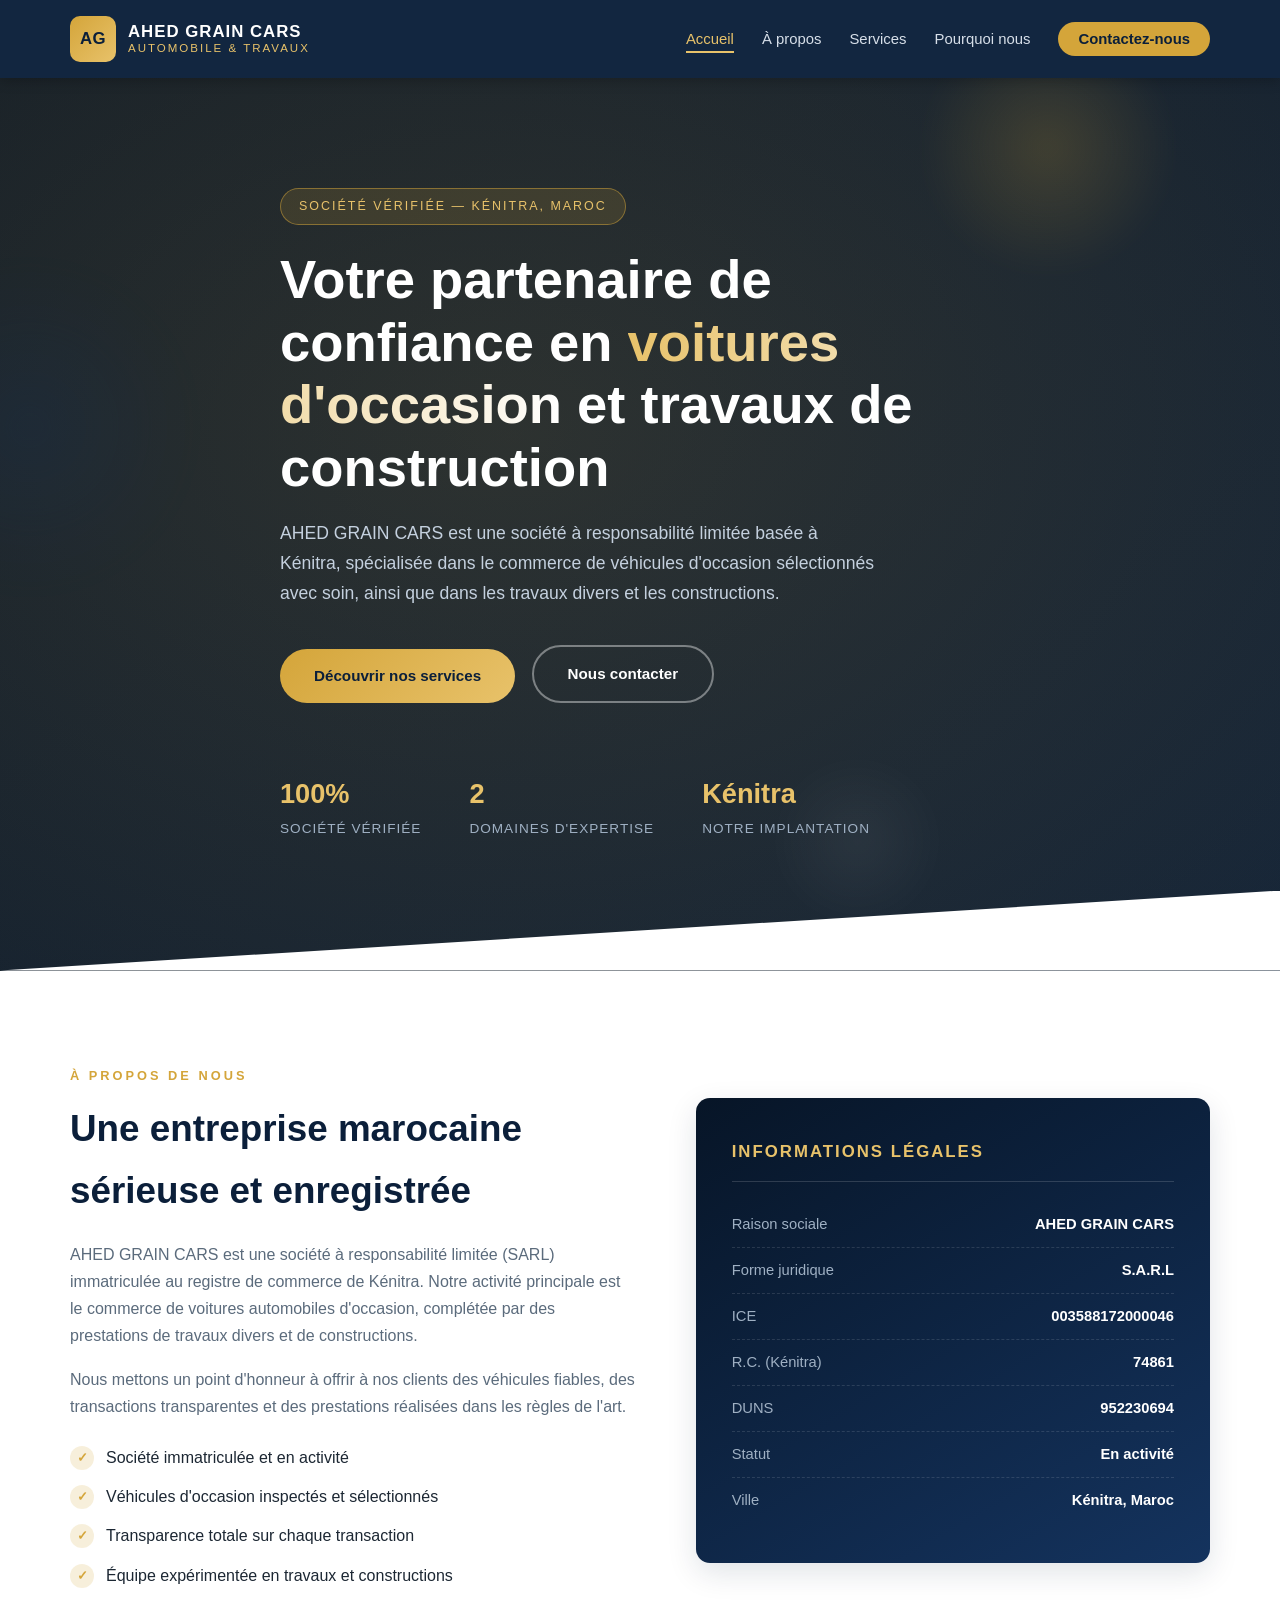
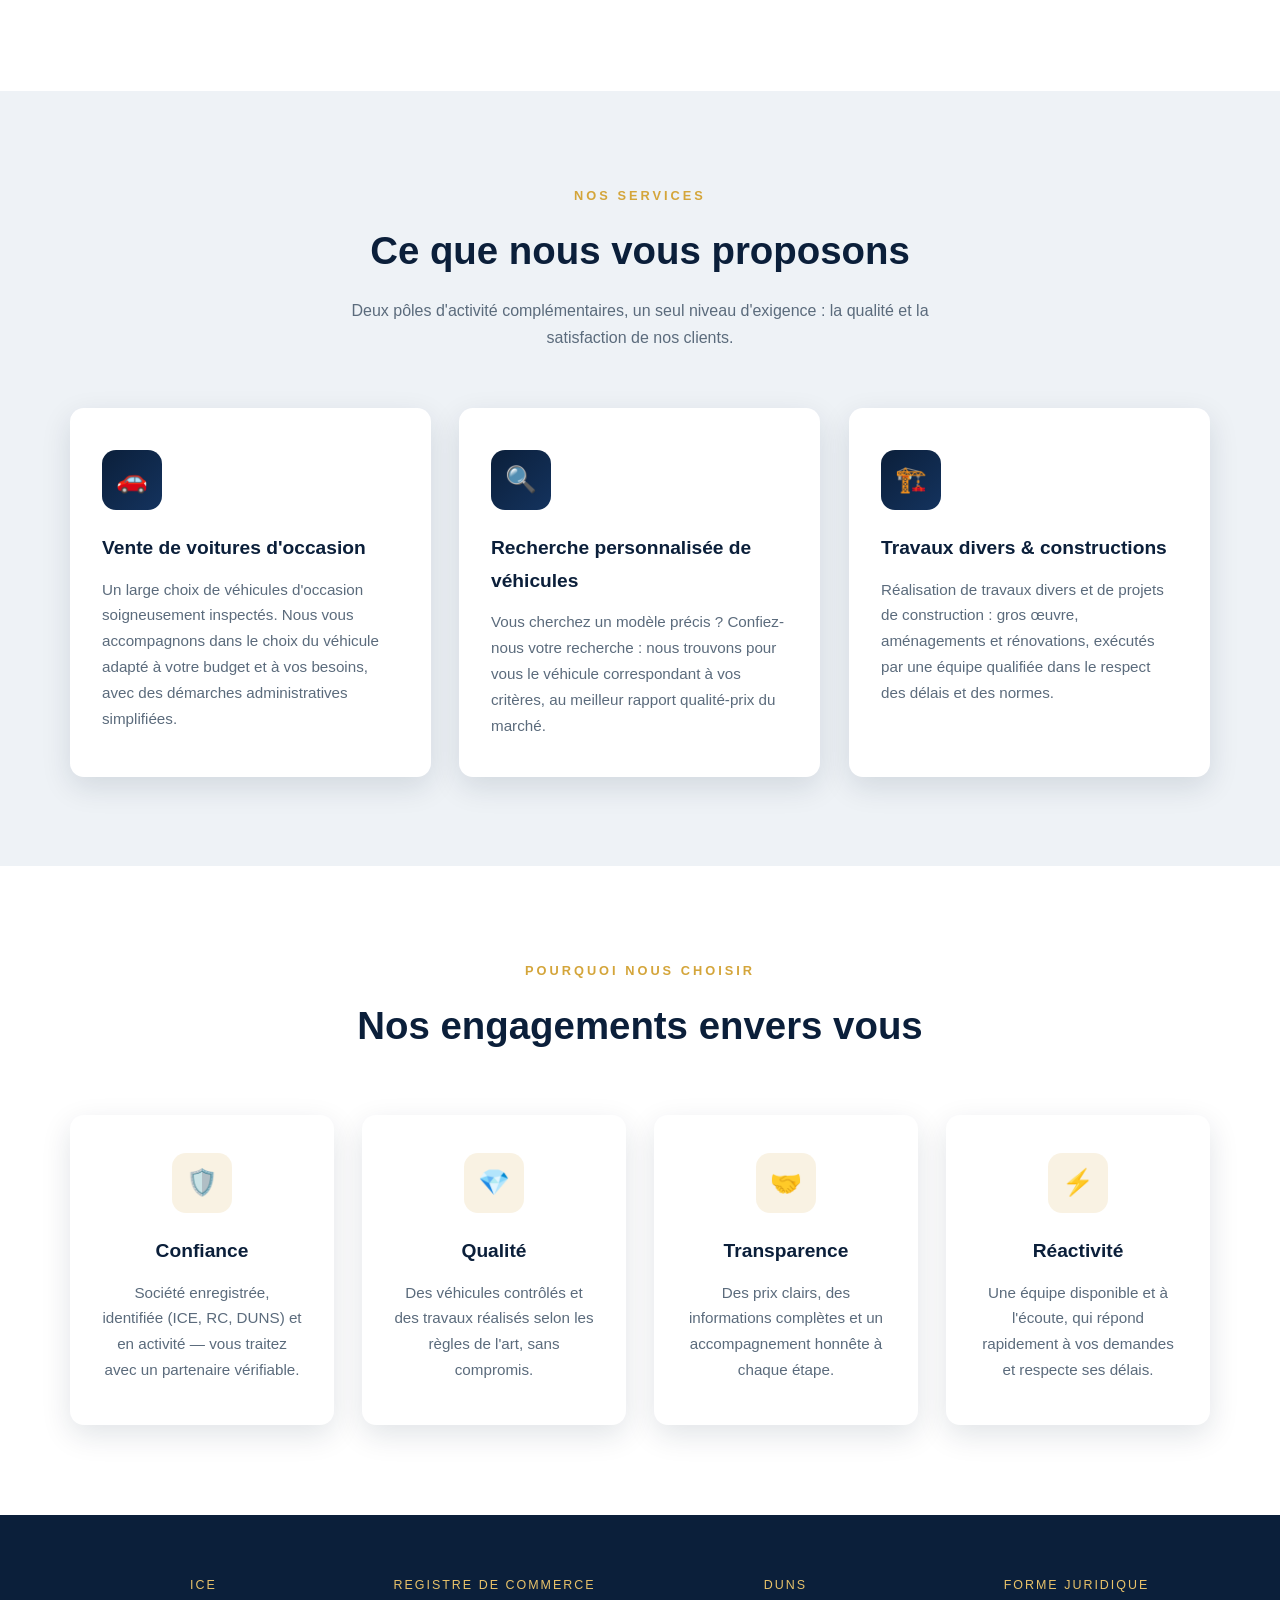
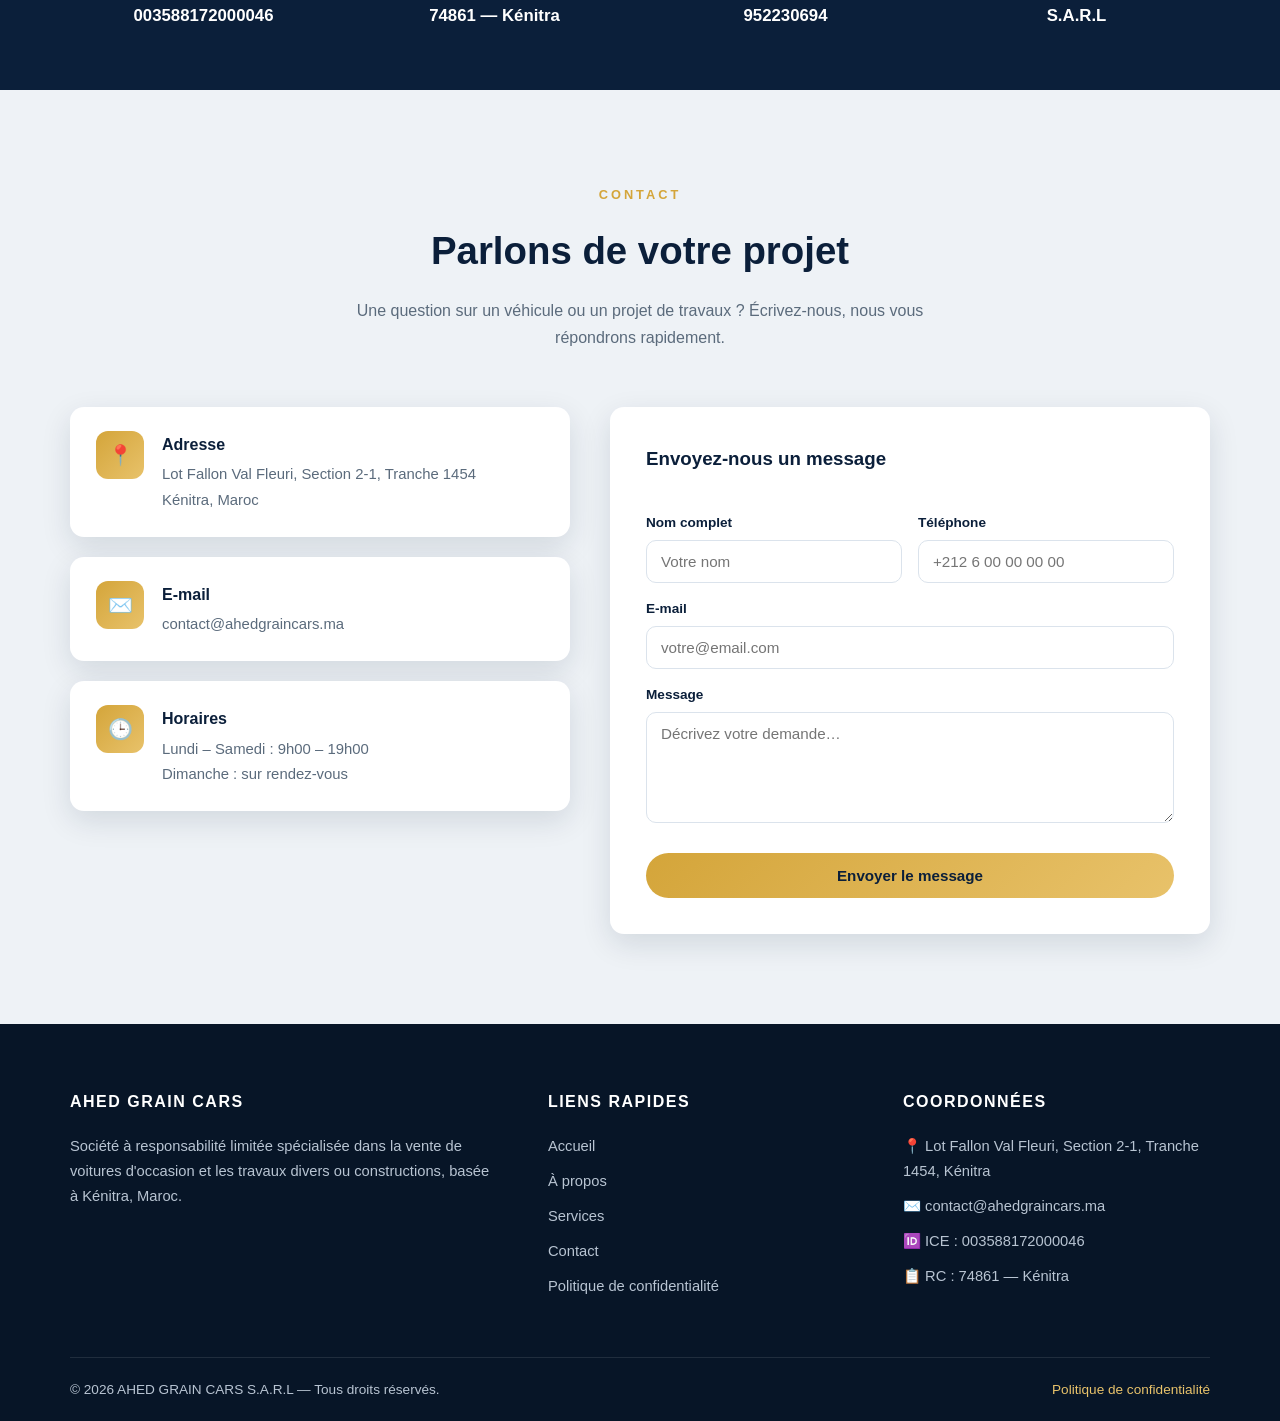
<file: index.html>
<!DOCTYPE html>
<html lang="fr">
<head>
  <meta charset="UTF-8">
  <meta name="viewport" content="width=device-width, initial-scale=1.0">
  <title>AHED GRAIN CARS — Vente de Voitures d'Occasion &amp; Travaux Divers | Kénitra, Maroc</title>
  <meta name="description" content="AHED GRAIN CARS SARL — Marchand de voitures automobiles d'occasion et travaux divers ou constructions à Kénitra, Maroc. Société vérifiée, ICE 003588172000046.">
  <link rel="stylesheet" href="style.css">
</head>
<body>

  <!-- ===== Header ===== -->
  <header class="site-header">
    <div class="container nav">
      <a href="index.html" class="brand">
        <div class="brand-logo">AG</div>
        <div class="brand-text">
          <div class="name">AHED GRAIN CARS</div>
          <div class="tagline">Automobile &amp; Travaux</div>
        </div>
      </a>
      <button class="nav-toggle" aria-label="Menu" onclick="document.getElementById('navLinks').classList.toggle('open')">
        <span></span><span></span><span></span>
      </button>
      <ul class="nav-links" id="navLinks">
        <li><a href="#accueil" class="active">Accueil</a></li>
        <li><a href="#apropos">À propos</a></li>
        <li><a href="#services">Services</a></li>
        <li><a href="#pourquoi">Pourquoi nous</a></li>
        <li><a href="#contact" class="nav-cta">Contactez-nous</a></li>
      </ul>
    </div>
  </header>

  <!-- ===== Hero ===== -->
  <section class="hero" id="accueil">
    <div class="hero-shape s1"></div>
    <div class="hero-shape s2"></div>
    <div class="hero-shape s3"></div>
    <div class="container hero-inner">
      <span class="badge">Société vérifiée — Kénitra, Maroc</span>
      <h1>Votre partenaire de confiance en <span class="accent">voitures d'occasion</span> et travaux de construction</h1>
      <p>AHED GRAIN CARS est une société à responsabilité limitée basée à Kénitra, spécialisée dans le commerce de véhicules d'occasion sélectionnés avec soin, ainsi que dans les travaux divers et les constructions.</p>
      <a href="#services" class="btn btn-gold">Découvrir nos services</a>
      <a href="#contact" class="btn btn-outline">Nous contacter</a>
      <div class="hero-stats">
        <div class="stat">
          <div class="num">100%</div>
          <div class="label">Société vérifiée</div>
        </div>
        <div class="stat">
          <div class="num">2</div>
          <div class="label">Domaines d'expertise</div>
        </div>
        <div class="stat">
          <div class="num">Kénitra</div>
          <div class="label">Notre implantation</div>
        </div>
      </div>
    </div>
  </section>

  <!-- ===== À propos ===== -->
  <section class="about" id="apropos">
    <div class="container about-grid">
      <div class="about-text">
        <span class="kicker">À propos de nous</span>
        <h2>Une entreprise marocaine sérieuse et enregistrée</h2>
        <p>AHED GRAIN CARS est une société à responsabilité limitée (SARL) immatriculée au registre de commerce de Kénitra. Notre activité principale est le commerce de voitures automobiles d'occasion, complétée par des prestations de travaux divers et de constructions.</p>
        <p>Nous mettons un point d'honneur à offrir à nos clients des véhicules fiables, des transactions transparentes et des prestations réalisées dans les règles de l'art.</p>
        <ul class="about-points">
          <li><span class="check">✓</span> Société immatriculée et en activité</li>
          <li><span class="check">✓</span> Véhicules d'occasion inspectés et sélectionnés</li>
          <li><span class="check">✓</span> Transparence totale sur chaque transaction</li>
          <li><span class="check">✓</span> Équipe expérimentée en travaux et constructions</li>
        </ul>
      </div>
      <div class="about-card">
        <h3>Informations légales</h3>
        <div class="info-row"><span class="k">Raison sociale</span><span class="v">AHED GRAIN CARS</span></div>
        <div class="info-row"><span class="k">Forme juridique</span><span class="v">S.A.R.L</span></div>
        <div class="info-row"><span class="k">ICE</span><span class="v">003588172000046</span></div>
        <div class="info-row"><span class="k">R.C. (Kénitra)</span><span class="v">74861</span></div>
        <div class="info-row"><span class="k">DUNS</span><span class="v">952230694</span></div>
        <div class="info-row"><span class="k">Statut</span><span class="v">En activité</span></div>
        <div class="info-row"><span class="k">Ville</span><span class="v">Kénitra, Maroc</span></div>
      </div>
    </div>
  </section>

  <!-- ===== Services ===== -->
  <section class="services" id="services">
    <div class="container">
      <div class="section-head">
        <span class="kicker">Nos services</span>
        <h2>Ce que nous vous proposons</h2>
        <p>Deux pôles d'activité complémentaires, un seul niveau d'exigence : la qualité et la satisfaction de nos clients.</p>
      </div>
      <div class="cards">
        <div class="card">
          <div class="icon">🚗</div>
          <h3>Vente de voitures d'occasion</h3>
          <p>Un large choix de véhicules d'occasion soigneusement inspectés. Nous vous accompagnons dans le choix du véhicule adapté à votre budget et à vos besoins, avec des démarches administratives simplifiées.</p>
        </div>
        <div class="card">
          <div class="icon">🔍</div>
          <h3>Recherche personnalisée de véhicules</h3>
          <p>Vous cherchez un modèle précis ? Confiez-nous votre recherche : nous trouvons pour vous le véhicule correspondant à vos critères, au meilleur rapport qualité-prix du marché.</p>
        </div>
        <div class="card">
          <div class="icon">🏗️</div>
          <h3>Travaux divers &amp; constructions</h3>
          <p>Réalisation de travaux divers et de projets de construction : gros œuvre, aménagements et rénovations, exécutés par une équipe qualifiée dans le respect des délais et des normes.</p>
        </div>
      </div>
    </div>
  </section>

  <!-- ===== Pourquoi nous ===== -->
  <section class="why" id="pourquoi">
    <div class="container">
      <div class="section-head">
        <span class="kicker">Pourquoi nous choisir</span>
        <h2>Nos engagements envers vous</h2>
      </div>
      <div class="cards">
        <div class="card">
          <div class="icon">🛡️</div>
          <h3>Confiance</h3>
          <p>Société enregistrée, identifiée (ICE, RC, DUNS) et en activité — vous traitez avec un partenaire vérifiable.</p>
        </div>
        <div class="card">
          <div class="icon">💎</div>
          <h3>Qualité</h3>
          <p>Des véhicules contrôlés et des travaux réalisés selon les règles de l'art, sans compromis.</p>
        </div>
        <div class="card">
          <div class="icon">🤝</div>
          <h3>Transparence</h3>
          <p>Des prix clairs, des informations complètes et un accompagnement honnête à chaque étape.</p>
        </div>
        <div class="card">
          <div class="icon">⚡</div>
          <h3>Réactivité</h3>
          <p>Une équipe disponible et à l'écoute, qui répond rapidement à vos demandes et respecte ses délais.</p>
        </div>
      </div>
    </div>
  </section>

  <!-- ===== Bande légale ===== -->
  <div class="legal-band">
    <div class="container legal-grid">
      <div class="item"><div class="k">ICE</div><div class="v">003588172000046</div></div>
      <div class="item"><div class="k">Registre de commerce</div><div class="v">74861 — Kénitra</div></div>
      <div class="item"><div class="k">DUNS</div><div class="v">952230694</div></div>
      <div class="item"><div class="k">Forme juridique</div><div class="v">S.A.R.L</div></div>
    </div>
  </div>

  <!-- ===== Contact ===== -->
  <section class="contact" id="contact">
    <div class="container">
      <div class="section-head">
        <span class="kicker">Contact</span>
        <h2>Parlons de votre projet</h2>
        <p>Une question sur un véhicule ou un projet de travaux ? Écrivez-nous, nous vous répondrons rapidement.</p>
      </div>
      <div class="contact-grid">
        <div class="contact-info">
          <div class="contact-item">
            <div class="icon">📍</div>
            <div>
              <h4>Adresse</h4>
              <p>Lot Fallon Val Fleuri, Section 2-1, Tranche 1454<br>Kénitra, Maroc</p>
            </div>
          </div>
          <div class="contact-item">
            <div class="icon">✉️</div>
            <div>
              <h4>E-mail</h4>
              <p>contact@ahedgraincars.ma</p>
            </div>
          </div>
          <div class="contact-item">
            <div class="icon">🕒</div>
            <div>
              <h4>Horaires</h4>
              <p>Lundi – Samedi : 9h00 – 19h00<br>Dimanche : sur rendez-vous</p>
            </div>
          </div>
        </div>
        <form class="contact-form" onsubmit="event.preventDefault(); alert('Merci ! Votre message a bien été envoyé.'); this.reset();">
          <h3>Envoyez-nous un message</h3>
          <div class="form-row">
            <div>
              <label for="nom">Nom complet</label>
              <input type="text" id="nom" name="nom" placeholder="Votre nom" required>
            </div>
            <div>
              <label for="tel">Téléphone</label>
              <input type="tel" id="tel" name="tel" placeholder="+212 6 00 00 00 00">
            </div>
          </div>
          <label for="email">E-mail</label>
          <input type="email" id="email" name="email" placeholder="votre@email.com" required>
          <label for="message">Message</label>
          <textarea id="message" name="message" rows="5" placeholder="Décrivez votre demande…" required></textarea>
          <button type="submit" class="btn btn-gold">Envoyer le message</button>
        </form>
      </div>
    </div>
  </section>

  <!-- ===== Footer ===== -->
  <footer class="site-footer">
    <div class="container">
      <div class="footer-grid">
        <div>
          <h4>AHED GRAIN CARS</h4>
          <p>Société à responsabilité limitée spécialisée dans la vente de voitures d'occasion et les travaux divers ou constructions, basée à Kénitra, Maroc.</p>
        </div>
        <div>
          <h4>Liens rapides</h4>
          <ul>
            <li><a href="#accueil">Accueil</a></li>
            <li><a href="#apropos">À propos</a></li>
            <li><a href="#services">Services</a></li>
            <li><a href="#contact">Contact</a></li>
            <li><a href="privacy.html">Politique de confidentialité</a></li>
          </ul>
        </div>
        <div>
          <h4>Coordonnées</h4>
          <ul>
            <li>📍 Lot Fallon Val Fleuri, Section 2-1, Tranche 1454, Kénitra</li>
            <li>✉️ contact@ahedgraincars.ma</li>
            <li>🆔 ICE : 003588172000046</li>
            <li>📋 RC : 74861 — Kénitra</li>
          </ul>
        </div>
      </div>
      <div class="footer-bottom">
        <span>© 2026 AHED GRAIN CARS S.A.R.L — Tous droits réservés.</span>
        <span><a href="privacy.html">Politique de confidentialité</a></span>
      </div>
    </div>
  </footer>

  <script src="main.js"></script>
</body>
</html>
</file>
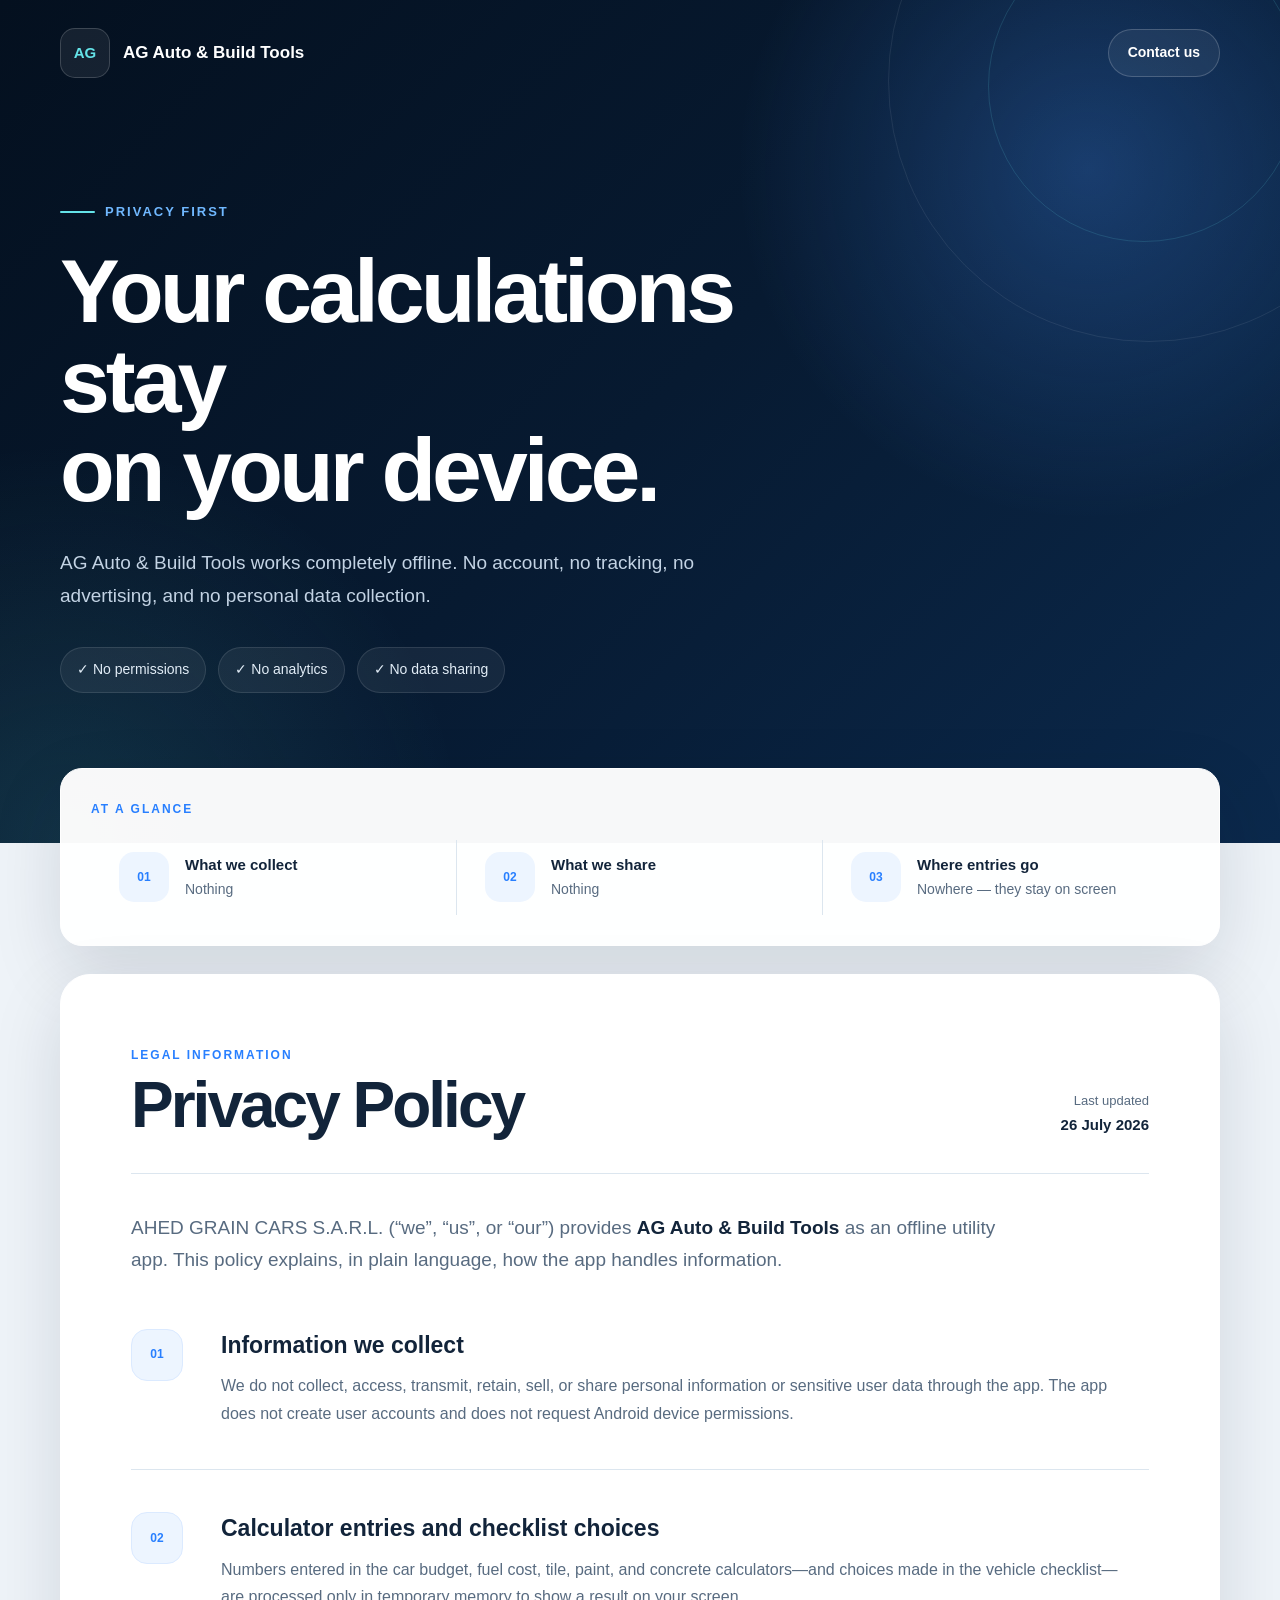
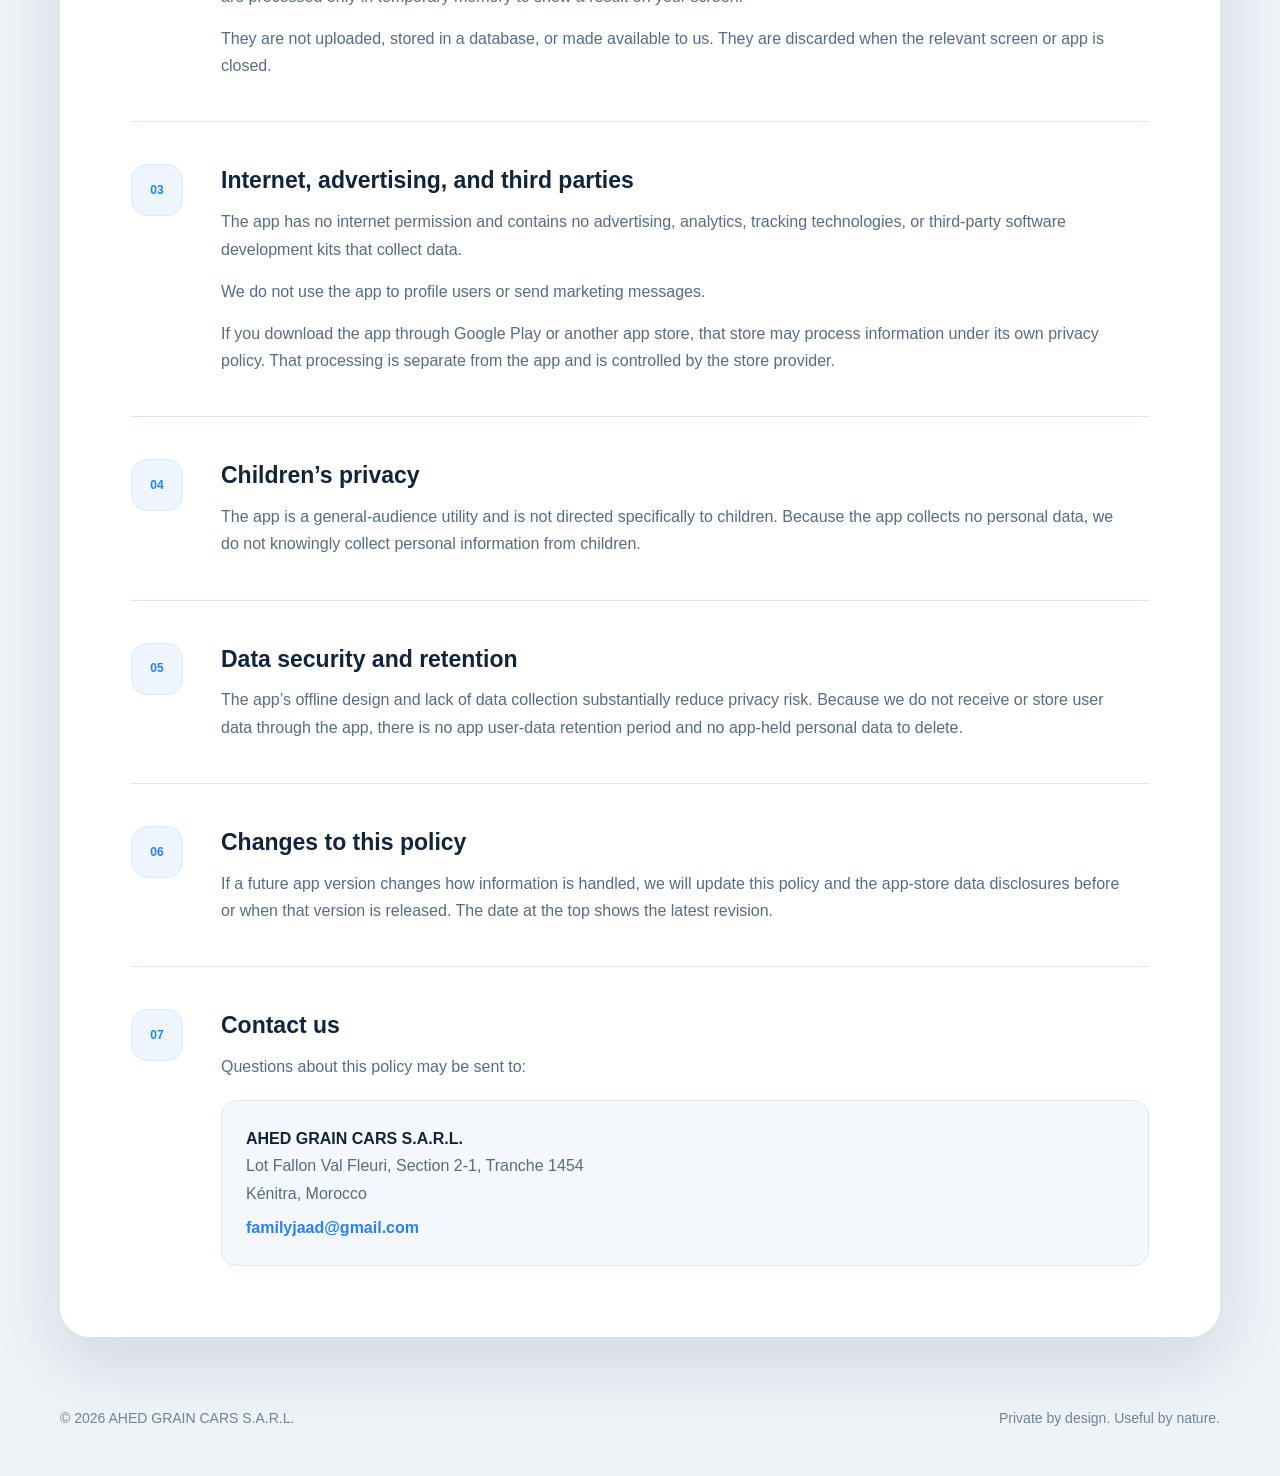
<file: privacy.html>
<!DOCTYPE html>
<html lang="en">
<head>
  <meta charset="UTF-8">

  <meta
    name="viewport"
    content="width=device-width, initial-scale=1.0"
  >

  <meta
    name="description"
    content="Privacy Policy for AG Auto & Build Tools by AHED GRAIN CARS S.A.R.L."
  >

  <meta name="theme-color" content="#071a31">

  <title>Privacy Policy | AG Auto &amp; Build Tools</title>

  <style>
    :root {
      --navy-950: #04101f;
      --navy-900: #071a31;
      --navy-800: #0b294c;
      --blue: #287fff;
      --blue-light: #70b8ff;
      --cyan: #64e3e8;
      --white: #ffffff;
      --background: #eef3f8;
      --surface: #ffffff;
      --text: #12243a;
      --text-soft: #586b80;
      --border: #dce6ef;
      --shadow: 0 25px 70px rgba(7, 26, 49, 0.13);
    }

    * {
      box-sizing: border-box;
    }

    html {
      scroll-behavior: smooth;
    }

    body {
      margin: 0;
      color: var(--text);
      background:
        radial-gradient(
          circle at top left,
          rgba(40, 127, 255, 0.1),
          transparent 450px
        ),
        var(--background);
      font-family: Arial, Helvetica, sans-serif;
      line-height: 1.7;
    }

    a {
      color: inherit;
    }

    .skip-link {
      position: fixed;
      top: 15px;
      left: 15px;
      z-index: 1000;
      padding: 11px 16px;
      color: white;
      background: var(--blue);
      border-radius: 10px;
      font-weight: 700;
      text-decoration: none;
      transform: translateY(-150%);
      transition: transform 0.2s ease;
    }

    .skip-link:focus {
      transform: translateY(0);
    }

    /* Hero */

    .hero {
      position: relative;
      min-height: 670px;
      overflow: hidden;
      color: white;
      background:
        radial-gradient(
          circle at 85% 20%,
          rgba(70, 145, 255, 0.28),
          transparent 350px
        ),
        radial-gradient(
          circle at 5% 100%,
          rgba(100, 227, 232, 0.13),
          transparent 400px
        ),
        linear-gradient(
          135deg,
          var(--navy-950),
          var(--navy-900),
          var(--navy-800)
        );
    }

    .hero::before {
      content: "";
      position: absolute;
      top: -180px;
      right: -130px;
      width: 520px;
      height: 520px;
      border: 1px solid rgba(255, 255, 255, 0.08);
      border-radius: 50%;
    }

    .hero::after {
      content: "";
      position: absolute;
      top: -70px;
      right: -20px;
      width: 310px;
      height: 310px;
      border: 1px solid rgba(100, 227, 232, 0.15);
      border-radius: 50%;
    }

    .nav,
    .hero-content,
    main,
    footer {
      width: min(1160px, calc(100% - 40px));
      margin-left: auto;
      margin-right: auto;
    }

    .nav {
      position: relative;
      z-index: 5;
      display: flex;
      align-items: center;
      justify-content: space-between;
      padding: 28px 0;
    }

    .brand {
      display: flex;
      align-items: center;
      gap: 13px;
      color: white;
      font-size: 17px;
      font-weight: 800;
      text-decoration: none;
    }

    .brand-mark {
      display: flex;
      align-items: center;
      justify-content: center;
      width: 50px;
      height: 50px;
      color: var(--cyan);
      background: rgba(255, 255, 255, 0.07);
      border: 1px solid rgba(255, 255, 255, 0.17);
      border-radius: 15px;
      font-size: 15px;
      font-weight: 800;
    }

    .contact-link {
      padding: 11px 19px;
      color: white;
      background: rgba(255, 255, 255, 0.06);
      border: 1px solid rgba(255, 255, 255, 0.19);
      border-radius: 50px;
      font-size: 14px;
      font-weight: 700;
      text-decoration: none;
      transition: 0.25s ease;
    }

    .contact-link:hover {
      background: var(--blue);
      border-color: var(--blue);
      transform: translateY(-2px);
    }

    .hero-content {
      position: relative;
      z-index: 3;
      padding-top: 95px;
      padding-bottom: 150px;
    }

    .eyebrow {
      display: flex;
      align-items: center;
      gap: 10px;
      margin-bottom: 24px;
      color: var(--blue-light);
      font-size: 13px;
      font-weight: 800;
      letter-spacing: 2px;
      text-transform: uppercase;
    }

    .eyebrow span {
      display: inline-block;
      width: 35px;
      height: 2px;
      background: var(--cyan);
      border-radius: 20px;
    }

    .hero h1 {
      max-width: 850px;
      margin: 0;
      font-size: clamp(48px, 7vw, 90px);
      font-weight: 800;
      letter-spacing: -4px;
      line-height: 1;
    }

    .hero-content > p {
      max-width: 670px;
      margin: 30px 0 0;
      color: #c3d3e4;
      font-size: 19px;
      line-height: 1.75;
    }

    .trust-row {
      display: flex;
      flex-wrap: wrap;
      gap: 12px;
      margin-top: 35px;
    }

    .trust-row span {
      padding: 10px 16px;
      color: #e2edf7;
      background: rgba(255, 255, 255, 0.06);
      border: 1px solid rgba(255, 255, 255, 0.11);
      border-radius: 50px;
      font-size: 14px;
    }

    /* Main */

    main {
      position: relative;
      z-index: 10;
      margin-top: -75px;
      padding-bottom: 70px;
    }

    /* Summary */

    .summary {
      padding: 30px;
      background: rgba(255, 255, 255, 0.97);
      border: 1px solid white;
      border-radius: 22px;
      box-shadow: var(--shadow);
    }

    .summary-label,
    .kicker {
      margin: 0 0 20px;
      color: var(--blue);
      font-size: 12px;
      font-weight: 800;
      letter-spacing: 2px;
      text-transform: uppercase;
    }

    .summary-grid {
      display: grid;
      grid-template-columns: repeat(3, 1fr);
    }

    .summary-item {
      display: flex;
      align-items: center;
      gap: 16px;
      min-height: 75px;
      padding: 8px 28px;
    }

    .summary-item:not(:last-child) {
      border-right: 1px solid var(--border);
    }

    .summary-icon {
      display: flex;
      flex-shrink: 0;
      align-items: center;
      justify-content: center;
      width: 50px;
      height: 50px;
      color: var(--blue);
      background: #edf5ff;
      border-radius: 15px;
      font-size: 12px;
      font-weight: 800;
    }

    .summary-item div {
      display: flex;
      flex-direction: column;
    }

    .summary-item strong {
      font-size: 15px;
    }

    .summary-item div span {
      color: var(--text-soft);
      font-size: 14px;
    }

    /* Policy card */

    .policy-card {
      margin-top: 28px;
      padding: clamp(30px, 6vw, 70px);
      background: var(--surface);
      border: 1px solid white;
      border-radius: 30px;
      box-shadow: var(--shadow);
    }

    .policy-heading {
      display: flex;
      align-items: flex-end;
      justify-content: space-between;
      gap: 30px;
      padding-bottom: 36px;
      border-bottom: 1px solid var(--border);
    }

    .kicker {
      margin-bottom: 8px;
    }

    .policy-heading h2 {
      margin: 0;
      font-size: clamp(40px, 5vw, 65px);
      letter-spacing: -3px;
      line-height: 1;
    }

    .updated {
      margin: 0;
      color: var(--text-soft);
      font-size: 13px;
      line-height: 1.5;
      text-align: right;
    }

    .updated strong {
      display: block;
      margin-top: 4px;
      color: var(--text);
      font-size: 15px;
    }

    .lead {
      max-width: 900px;
      margin: 38px 0 10px;
      color: var(--text-soft);
      font-size: 19px;
    }

    .lead strong {
      color: var(--text);
    }

    .policy-card section {
      display: grid;
      grid-template-columns: 65px 1fr;
      gap: 25px;
      padding: 42px 0;
      border-bottom: 1px solid var(--border);
    }

    .policy-card section:last-child {
      padding-bottom: 0;
      border-bottom: none;
    }

    .section-number {
      display: flex;
      align-items: center;
      justify-content: center;
      width: 52px;
      height: 52px;
      color: var(--blue);
      background: #edf5ff;
      border: 1px solid #dbeaff;
      border-radius: 16px;
      font-size: 12px;
      font-weight: 800;
    }

    .policy-card h3 {
      margin: 2px 0 12px;
      font-size: 23px;
      line-height: 1.3;
    }

    .policy-card section p {
      max-width: 900px;
      margin: 0;
      color: var(--text-soft);
    }

    .policy-card section p + p {
      margin-top: 15px;
    }

    address {
      margin-top: 20px;
      padding: 24px;
      color: var(--text-soft);
      background: #f4f8fc;
      border: 1px solid var(--border);
      border-radius: 16px;
      font-style: normal;
    }

    address strong {
      color: var(--text);
    }

    address a {
      display: inline-block;
      margin-top: 7px;
      color: var(--blue);
      font-weight: 700;
      text-decoration: none;
    }

    address a:hover {
      text-decoration: underline;
    }

    /* Footer */

    footer {
      display: flex;
      justify-content: space-between;
      gap: 20px;
      padding-bottom: 45px;
      color: #728397;
      font-size: 14px;
    }

    footer p {
      margin: 0;
    }

    /* Tablet */

    @media (max-width: 900px) {
      .hero {
        min-height: auto;
      }

      .hero-content {
        padding-top: 75px;
        padding-bottom: 140px;
      }

      .summary-grid {
        grid-template-columns: 1fr;
      }

      .summary-item {
        padding: 18px 5px;
      }

      .summary-item:not(:last-child) {
        border-right: none;
        border-bottom: 1px solid var(--border);
      }
    }

    /* Mobile */

    @media (max-width: 600px) {
      .nav,
      .hero-content,
      main,
      footer {
        width: calc(100% - 28px);
      }

      .brand {
        max-width: 170px;
        font-size: 14px;
        line-height: 1.25;
      }

      .brand-mark {
        width: 44px;
        height: 44px;
      }

      .contact-link {
        padding: 9px 12px;
        font-size: 12px;
      }

      .hero-content {
        padding-top: 65px;
        padding-bottom: 115px;
      }

      .hero h1 {
        font-size: 48px;
        letter-spacing: -2.5px;
      }

      .hero-content > p {
        font-size: 16px;
      }

      .trust-row {
        flex-direction: column;
      }

      .trust-row span {
        width: 100%;
      }

      main {
        margin-top: -48px;
      }

      .summary {
        padding: 22px;
      }

      .policy-card {
        border-radius: 22px;
      }

      .policy-heading {
        align-items: flex-start;
        flex-direction: column;
      }

      .updated {
        text-align: left;
      }

      .policy-card section {
        grid-template-columns: 1fr;
        gap: 15px;
        padding: 34px 0;
      }

      footer {
        align-items: center;
        flex-direction: column;
        text-align: center;
      }
    }
  </style>
</head>

<body>
  <a class="skip-link" href="#policy">
    Skip to the privacy policy
  </a>

  <header class="hero">
    <nav class="nav" aria-label="Primary navigation">
      <a
        class="brand"
        href="#"
        aria-label="AG Auto and Build Tools home"
      >
        <span class="brand-mark" aria-hidden="true">AG</span>
        <span>AG Auto &amp; Build Tools</span>
      </a>

      <a
        class="contact-link"
        href="mailto:familyjaad@gmail.com"
      >
        Contact us
      </a>
    </nav>

    <div class="hero-content">
      <div class="eyebrow">
        <span aria-hidden="true"></span>
        Privacy first
      </div>

      <h1>
        Your calculations stay
        <br>
        on your device.
      </h1>

      <p>
        AG Auto &amp; Build Tools works completely offline.
        No account, no tracking, no advertising, and no
        personal data collection.
      </p>

      <div
        class="trust-row"
        aria-label="Privacy highlights"
      >
        <span>✓ No permissions</span>
        <span>✓ No analytics</span>
        <span>✓ No data sharing</span>
      </div>
    </div>
  </header>

  <main id="policy">
    <aside
      class="summary"
      aria-label="Privacy summary"
    >
      <p class="summary-label">At a glance</p>

      <div class="summary-grid">
        <div class="summary-item">
          <span class="summary-icon" aria-hidden="true">
            01
          </span>

          <div>
            <strong>What we collect</strong>
            <span>Nothing</span>
          </div>
        </div>

        <div class="summary-item">
          <span class="summary-icon" aria-hidden="true">
            02
          </span>

          <div>
            <strong>What we share</strong>
            <span>Nothing</span>
          </div>
        </div>

        <div class="summary-item">
          <span class="summary-icon" aria-hidden="true">
            03
          </span>

          <div>
            <strong>Where entries go</strong>
            <span>Nowhere — they stay on screen</span>
          </div>
        </div>
      </div>
    </aside>

    <article class="policy-card">
      <div class="policy-heading">
        <div>
          <p class="kicker">Legal information</p>
          <h2>Privacy Policy</h2>
        </div>

        <p class="updated">
          Last updated
          <strong>26 July 2026</strong>
        </p>
      </div>

      <p class="lead">
        AHED GRAIN CARS S.A.R.L. (“we”, “us”, or “our”)
        provides
        <strong>AG Auto &amp; Build Tools</strong>
        as an offline utility app. This policy explains,
        in plain language, how the app handles information.
      </p>

      <section aria-labelledby="collection">
        <span class="section-number" aria-hidden="true">
          01
        </span>

        <div>
          <h3 id="collection">Information we collect</h3>

          <p>
            We do not collect, access, transmit, retain,
            sell, or share personal information or sensitive
            user data through the app. The app does not
            create user accounts and does not request
            Android device permissions.
          </p>
        </div>
      </section>

      <section aria-labelledby="entries">
        <span class="section-number" aria-hidden="true">
          02
        </span>

        <div>
          <h3 id="entries">
            Calculator entries and checklist choices
          </h3>

          <p>
            Numbers entered in the car budget, fuel cost,
            tile, paint, and concrete calculators—and
            choices made in the vehicle checklist—are
            processed only in temporary memory to show a
            result on your screen.
          </p>

          <p>
            They are not uploaded, stored in a database,
            or made available to us. They are discarded
            when the relevant screen or app is closed.
          </p>
        </div>
      </section>

      <section aria-labelledby="technology">
        <span class="section-number" aria-hidden="true">
          03
        </span>

        <div>
          <h3 id="technology">
            Internet, advertising, and third parties
          </h3>

          <p>
            The app has no internet permission and contains
            no advertising, analytics, tracking technologies,
            or third-party software development kits that
            collect data.
          </p>

          <p>
            We do not use the app to profile users or send
            marketing messages.
          </p>

          <p>
            If you download the app through Google Play or
            another app store, that store may process
            information under its own privacy policy. That
            processing is separate from the app and is
            controlled by the store provider.
          </p>
        </div>
      </section>

      <section aria-labelledby="children">
        <span class="section-number" aria-hidden="true">
          04
        </span>

        <div>
          <h3 id="children">Children’s privacy</h3>

          <p>
            The app is a general-audience utility and is not
            directed specifically to children. Because the
            app collects no personal data, we do not
            knowingly collect personal information from
            children.
          </p>
        </div>
      </section>

      <section aria-labelledby="security">
        <span class="section-number" aria-hidden="true">
          05
        </span>

        <div>
          <h3 id="security">
            Data security and retention
          </h3>

          <p>
            The app’s offline design and lack of data
            collection substantially reduce privacy risk.
            Because we do not receive or store user data
            through the app, there is no app user-data
            retention period and no app-held personal data
            to delete.
          </p>
        </div>
      </section>

      <section aria-labelledby="changes">
        <span class="section-number" aria-hidden="true">
          06
        </span>

        <div>
          <h3 id="changes">
            Changes to this policy
          </h3>

          <p>
            If a future app version changes how information
            is handled, we will update this policy and the
            app-store data disclosures before or when that
            version is released. The date at the top shows
            the latest revision.
          </p>
        </div>
      </section>

      <section aria-labelledby="contact">
        <span class="section-number" aria-hidden="true">
          07
        </span>

        <div>
          <h3 id="contact">Contact us</h3>

          <p>
            Questions about this policy may be sent to:
          </p>

          <address>
            <strong>AHED GRAIN CARS S.A.R.L.</strong>
            <br>

            Lot Fallon Val Fleuri, Section 2-1,
            Tranche 1454
            <br>

            Kénitra, Morocco
            <br>

            <a href="mailto:familyjaad@gmail.com">
              familyjaad@gmail.com
            </a>
          </address>
        </div>
      </section>
    </article>
  </main>

  <footer>
    <p>© 2026 AHED GRAIN CARS S.A.R.L.</p>
    <p>Private by design. Useful by nature.</p>
  </footer>
</body>
</html>
</file>
<file: style.css>
/* ============================================================
   AHED GRAIN CARS — Feuille de style principale
   ============================================================ */

:root {
  --navy: #0b1f3a;
  --navy-dark: #071527;
  --navy-light: #14335e;
  --gold: #d4a53a;
  --gold-light: #e8c26a;
  --ink: #1c2733;
  --grey: #5b6b7c;
  --grey-light: #eef2f6;
  --white: #ffffff;
  --radius: 14px;
  --shadow: 0 10px 30px rgba(11, 31, 58, 0.12);
  --transition: all 0.3s ease;
}

* {
  margin: 0;
  padding: 0;
  box-sizing: border-box;
}

html {
  scroll-behavior: smooth;
}

body {
  font-family: "Segoe UI", "Helvetica Neue", Arial, sans-serif;
  color: var(--ink);
  background: var(--white);
  line-height: 1.7;
}

img {
  max-width: 100%;
}

.container {
  width: min(1140px, 92%);
  margin: 0 auto;
}

/* ---------- Header / Navigation ---------- */
.site-header {
  position: sticky;
  top: 0;
  z-index: 100;
  background: rgba(11, 31, 58, 0.97);
  backdrop-filter: blur(8px);
  box-shadow: 0 2px 12px rgba(0, 0, 0, 0.25);
  transition: padding 0.35s ease, box-shadow 0.35s ease;
}

.site-header.scrolled .nav {
  padding: 9px 0;
}

.site-header.scrolled {
  box-shadow: 0 6px 24px rgba(0, 0, 0, 0.35);
}

.nav {
  display: flex;
  align-items: center;
  justify-content: space-between;
  padding: 16px 0;
  transition: padding 0.35s ease;
}

.scroll-progress {
  position: fixed;
  top: 0;
  left: 0;
  height: 3px;
  width: 0%;
  background: linear-gradient(90deg, var(--gold), var(--gold-light));
  z-index: 999;
  transition: width 0.1s ease-out;
  box-shadow: 0 0 8px rgba(212, 165, 58, 0.6);
}

.brand {
  display: flex;
  align-items: center;
  gap: 12px;
  text-decoration: none;
}

.brand-logo {
  width: 46px;
  height: 46px;
  border-radius: 10px;
  background: linear-gradient(135deg, var(--gold), var(--gold-light));
  display: flex;
  align-items: center;
  justify-content: center;
  font-weight: 800;
  font-size: 1.05rem;
  color: var(--navy);
  letter-spacing: 0.5px;
  transition: transform 0.5s ease, box-shadow 0.5s ease;
}

.brand:hover .brand-logo {
  transform: rotate(-8deg) scale(1.08);
  box-shadow: 0 6px 18px rgba(212, 165, 58, 0.5);
}

.brand-text {
  line-height: 1.2;
}

.brand-text .name {
  color: var(--white);
  font-weight: 700;
  font-size: 1.05rem;
  letter-spacing: 1px;
}

.brand-text .tagline {
  color: var(--gold-light);
  font-size: 0.72rem;
  text-transform: uppercase;
  letter-spacing: 2px;
}

.nav-links {
  display: flex;
  align-items: center;
  gap: 28px;
  list-style: none;
}

.nav-links a {
  position: relative;
  color: #d7dfe9;
  text-decoration: none;
  font-size: 0.93rem;
  font-weight: 500;
  transition: var(--transition);
}

.nav-links a:not(.nav-cta)::after {
  content: "";
  position: absolute;
  left: 0;
  bottom: -6px;
  width: 0;
  height: 2px;
  background: var(--gold-light);
  transition: width 0.3s ease;
}

.nav-links a:not(.nav-cta):hover::after,
.nav-links a.active::after {
  width: 100%;
}

.nav-links a:hover,
.nav-links a.active {
  color: var(--gold-light);
}

.nav-cta {
  background: var(--gold);
  color: var(--navy) !important;
  padding: 9px 20px;
  border-radius: 999px;
  font-weight: 700 !important;
  transition: var(--transition);
}

.nav-cta:hover {
  background: var(--gold-light);
  transform: translateY(-2px);
  box-shadow: 0 8px 20px rgba(212, 165, 58, 0.4);
}

/* Mobile nav */
.nav-toggle {
  display: none;
  background: none;
  border: none;
  cursor: pointer;
  flex-direction: column;
  gap: 5px;
  padding: 6px;
}

.nav-toggle span {
  width: 26px;
  height: 3px;
  background: var(--white);
  border-radius: 2px;
  transition: transform 0.3s ease, opacity 0.3s ease;
}

.nav-toggle.open span:nth-child(1) {
  transform: translateY(8px) rotate(45deg);
}

.nav-toggle.open span:nth-child(2) {
  opacity: 0;
}

.nav-toggle.open span:nth-child(3) {
  transform: translateY(-8px) rotate(-45deg);
}

/* ---------- Hero ---------- */
.hero {
  position: relative;
  background:
    radial-gradient(ellipse at 20% 20%, rgba(212, 165, 58, 0.18), transparent 55%),
    linear-gradient(140deg, var(--navy-dark) 0%, var(--navy) 55%, var(--navy-light) 100%);
  background-size: 200% 200%;
  animation: gradientShift 14s ease infinite;
  color: var(--white);
  padding: 110px 0 130px;
  overflow: hidden;
}

.hero::after {
  content: "";
  position: absolute;
  inset: auto 0 0 0;
  height: 80px;
  background: var(--white);
  clip-path: polygon(0 100%, 100% 100%, 100% 0);
}

.hero-shape {
  position: absolute;
  border-radius: 50%;
  filter: blur(10px);
  opacity: 0.35;
  pointer-events: none;
}

.hero-shape.s1 {
  width: 260px;
  height: 260px;
  top: -60px;
  right: 8%;
  background: radial-gradient(circle, rgba(212, 165, 58, 0.55), transparent 70%);
  animation: floatSlow 9s ease-in-out infinite;
}

.hero-shape.s2 {
  width: 180px;
  height: 180px;
  bottom: 40px;
  right: 26%;
  background: radial-gradient(circle, rgba(255, 255, 255, 0.15), transparent 70%);
  animation: floatSlow 7s ease-in-out infinite reverse;
}

.hero-shape.s3 {
  width: 340px;
  height: 340px;
  top: 20%;
  left: -140px;
  background: radial-gradient(circle, rgba(20, 51, 94, 0.6), transparent 70%);
  animation: floatSlow 11s ease-in-out infinite;
}

.hero-inner {
  max-width: 720px;
  position: relative;
  z-index: 2;
}

.hero .badge {
  display: inline-block;
  background: rgba(212, 165, 58, 0.15);
  border: 1px solid rgba(212, 165, 58, 0.5);
  color: var(--gold-light);
  font-size: 0.78rem;
  letter-spacing: 2px;
  text-transform: uppercase;
  padding: 7px 18px;
  border-radius: 999px;
  margin-bottom: 24px;
  animation: fadeInUp 0.7s ease both, pulseGlow 2.6s ease-in-out infinite 0.7s;
}

.hero h1 {
  font-size: clamp(2.1rem, 5vw, 3.4rem);
  line-height: 1.15;
  font-weight: 800;
  margin-bottom: 20px;
  animation: fadeInUp 0.7s ease both 0.12s;
}

.hero h1 .accent {
  color: var(--gold-light);
  background: linear-gradient(90deg, var(--gold-light), var(--white), var(--gold-light));
  background-size: 200% auto;
  -webkit-background-clip: text;
  background-clip: text;
  -webkit-text-fill-color: transparent;
  animation: shine 4s linear infinite;
}

.hero p {
  font-size: 1.1rem;
  color: #c4d0de;
  margin-bottom: 36px;
  max-width: 600px;
  animation: fadeInUp 0.7s ease both 0.24s;
}

.hero-inner > .btn {
  animation: fadeInUp 0.7s ease both 0.36s;
}

.hero-stats {
  animation: fadeInUp 0.7s ease both 0.48s;
}

.btn {
  position: relative;
  overflow: hidden;
  display: inline-block;
  padding: 14px 34px;
  border-radius: 999px;
  text-decoration: none;
  font-weight: 700;
  font-size: 0.95rem;
  transition: var(--transition);
}

.btn-gold {
  background: linear-gradient(135deg, var(--gold), var(--gold-light));
  color: var(--navy);
}

.btn-gold:hover {
  transform: translateY(-3px) scale(1.03);
  box-shadow: 0 10px 28px rgba(212, 165, 58, 0.4);
}

.btn-outline {
  border: 2px solid rgba(255, 255, 255, 0.4);
  color: var(--white);
  margin-left: 12px;
}

.btn-outline:hover {
  border-color: var(--gold-light);
  color: var(--gold-light);
  transform: translateY(-3px);
}

.ripple {
  position: absolute;
  width: 12px;
  height: 12px;
  border-radius: 50%;
  background: rgba(255, 255, 255, 0.55);
  transform: translate(-50%, -50%) scale(0);
  pointer-events: none;
  animation: rippleEffect 0.65s ease-out forwards;
}

/* Hero stats */
.hero-stats {
  display: flex;
  gap: 48px;
  margin-top: 60px;
  flex-wrap: wrap;
}

.hero-stats .stat .num {
  font-size: 1.7rem;
  font-weight: 800;
  color: var(--gold-light);
  display: inline-block;
}

.hero-stats .stat .label {
  font-size: 0.85rem;
  color: #9fb0c3;
  text-transform: uppercase;
  letter-spacing: 1px;
}

/* ---------- Sections ---------- */
section {
  padding: 90px 0;
}

.section-head {
  text-align: center;
  max-width: 640px;
  margin: 0 auto 56px;
}

.section-head .kicker {
  color: var(--gold);
  font-size: 0.8rem;
  font-weight: 700;
  text-transform: uppercase;
  letter-spacing: 3px;
}

.section-head h2 {
  font-size: clamp(1.7rem, 3.5vw, 2.4rem);
  color: var(--navy);
  margin: 10px 0 14px;
  font-weight: 800;
}

.section-head p {
  color: var(--grey);
}

/* ---------- About ---------- */
.about {
  background: var(--white);
}

.about-grid {
  display: grid;
  grid-template-columns: 1.1fr 1fr;
  gap: 60px;
  align-items: center;
}

.about-text h2 {
  font-size: clamp(1.7rem, 3.5vw, 2.3rem);
  color: var(--navy);
  font-weight: 800;
  margin: 10px 0 18px;
}

.about-text .kicker {
  color: var(--gold);
  font-size: 0.8rem;
  font-weight: 700;
  text-transform: uppercase;
  letter-spacing: 3px;
}

.about-text p {
  color: var(--grey);
  margin-bottom: 16px;
}

.about-points {
  list-style: none;
  margin-top: 24px;
}

.about-points li {
  display: flex;
  gap: 12px;
  align-items: flex-start;
  margin-bottom: 12px;
  color: var(--ink);
  font-weight: 500;
}

.about-points .check {
  flex: 0 0 auto;
  width: 24px;
  height: 24px;
  border-radius: 50%;
  background: rgba(212, 165, 58, 0.18);
  color: var(--gold);
  display: flex;
  align-items: center;
  justify-content: center;
  font-size: 0.8rem;
  font-weight: 800;
  margin-top: 2px;
}

.about-card {
  background: linear-gradient(150deg, var(--navy-dark), var(--navy-light));
  border-radius: var(--radius);
  padding: 40px 36px;
  color: var(--white);
  box-shadow: var(--shadow);
}

.about-card h3 {
  color: var(--gold-light);
  font-size: 1.05rem;
  text-transform: uppercase;
  letter-spacing: 2px;
  margin-bottom: 20px;
  padding-bottom: 14px;
  border-bottom: 1px solid rgba(255, 255, 255, 0.15);
}

.info-row {
  display: flex;
  justify-content: space-between;
  gap: 16px;
  padding: 10px 0;
  border-bottom: 1px dashed rgba(255, 255, 255, 0.12);
  font-size: 0.92rem;
}

.info-row:last-child {
  border-bottom: none;
}

.info-row .k {
  color: #9fb0c3;
  white-space: nowrap;
}

.info-row .v {
  text-align: right;
  font-weight: 600;
}

/* ---------- Services ---------- */
.services {
  background: var(--grey-light);
}

.cards {
  display: grid;
  grid-template-columns: repeat(auto-fit, minmax(280px, 1fr));
  gap: 28px;
}

.card {
  background: var(--white);
  border-radius: var(--radius);
  padding: 38px 32px;
  box-shadow: var(--shadow);
  transition: transform 0.25s ease, box-shadow 0.25s ease, border-color 0.25s ease;
  border-top: 4px solid transparent;
  will-change: transform;
}

.card:hover {
  box-shadow: 0 20px 45px rgba(11, 31, 58, 0.2);
  border-top-color: var(--gold);
}

.card .icon {
  width: 60px;
  height: 60px;
  border-radius: 14px;
  background: linear-gradient(135deg, var(--navy), var(--navy-light));
  display: flex;
  align-items: center;
  justify-content: center;
  font-size: 1.6rem;
  margin-bottom: 22px;
  transition: transform 0.4s ease;
}

.card:hover .icon {
  transform: rotate(-6deg) scale(1.1);
}

.card h3 {
  color: var(--navy);
  font-size: 1.2rem;
  margin-bottom: 12px;
}

.card p {
  color: var(--grey);
  font-size: 0.95rem;
}

/* ---------- Why us ---------- */
.why .cards {
  grid-template-columns: repeat(auto-fit, minmax(240px, 1fr));
}

.why .card {
  text-align: center;
  border-top: none;
  border-bottom: 4px solid transparent;
}

.why .card:hover {
  border-bottom-color: var(--gold);
}

.why .card .icon {
  margin: 0 auto 22px;
  background: rgba(212, 165, 58, 0.14);
}

/* ---------- Legal band ---------- */
.legal-band {
  background: var(--navy);
  color: var(--white);
  padding: 60px 0;
}

.legal-grid {
  display: grid;
  grid-template-columns: repeat(auto-fit, minmax(200px, 1fr));
  gap: 24px;
  text-align: center;
}

.legal-grid .item .k {
  color: var(--gold-light);
  font-size: 0.78rem;
  text-transform: uppercase;
  letter-spacing: 2px;
  margin-bottom: 6px;
}

.legal-grid .item .v {
  font-weight: 700;
  font-size: 1.05rem;
}

/* ---------- Contact ---------- */
.contact {
  background: var(--grey-light);
}

.contact-grid {
  display: grid;
  grid-template-columns: 1fr 1.2fr;
  gap: 40px;
}

.contact-info {
  display: flex;
  flex-direction: column;
  gap: 20px;
}

.contact-item {
  background: var(--white);
  border-radius: var(--radius);
  padding: 24px 26px;
  box-shadow: var(--shadow);
  display: flex;
  gap: 18px;
  align-items: flex-start;
}

.contact-item .icon {
  flex: 0 0 auto;
  width: 48px;
  height: 48px;
  border-radius: 12px;
  background: linear-gradient(135deg, var(--gold), var(--gold-light));
  display: flex;
  align-items: center;
  justify-content: center;
  font-size: 1.25rem;
}

.contact-item h4 {
  color: var(--navy);
  margin-bottom: 4px;
}

.contact-item p {
  color: var(--grey);
  font-size: 0.93rem;
}

.contact-form {
  background: var(--white);
  border-radius: var(--radius);
  padding: 36px;
  box-shadow: var(--shadow);
}

.contact-form h3 {
  color: var(--navy);
  margin-bottom: 22px;
}

.form-row {
  display: grid;
  grid-template-columns: 1fr 1fr;
  gap: 16px;
}

.contact-form label {
  display: block;
  font-size: 0.85rem;
  font-weight: 600;
  color: var(--navy);
  margin: 14px 0 6px;
}

.contact-form input,
.contact-form textarea {
  width: 100%;
  padding: 12px 14px;
  border: 1.5px solid #dbe3ec;
  border-radius: 10px;
  font-family: inherit;
  font-size: 0.95rem;
  transition: var(--transition);
}

.contact-form input:focus,
.contact-form textarea:focus {
  outline: none;
  border-color: var(--gold);
  box-shadow: 0 0 0 3px rgba(212, 165, 58, 0.15);
}

.contact-form button {
  margin-top: 22px;
  border: none;
  cursor: pointer;
  width: 100%;
}

/* ---------- Footer ---------- */
.site-footer {
  background: var(--navy-dark);
  color: #b8c4d2;
  padding: 64px 0 0;
}

.footer-grid {
  display: grid;
  grid-template-columns: 1.4fr 1fr 1fr;
  gap: 48px;
  padding-bottom: 48px;
}

.footer-grid h4 {
  color: var(--white);
  margin-bottom: 18px;
  font-size: 1rem;
  text-transform: uppercase;
  letter-spacing: 1.5px;
}

.footer-grid p,
.footer-grid li {
  font-size: 0.92rem;
}

.footer-grid ul {
  list-style: none;
}

.footer-grid li {
  margin-bottom: 10px;
}

.footer-grid a {
  color: #b8c4d2;
  text-decoration: none;
  transition: var(--transition);
}

.footer-grid a:hover {
  color: var(--gold-light);
}

.footer-bottom {
  border-top: 1px solid rgba(255, 255, 255, 0.1);
  padding: 20px 0;
  display: flex;
  justify-content: space-between;
  flex-wrap: wrap;
  gap: 10px;
  font-size: 0.85rem;
}

.footer-bottom a {
  color: var(--gold-light);
  text-decoration: none;
}

/* ---------- Privacy page ---------- */
.page-hero {
  position: relative;
  overflow: hidden;
  background: linear-gradient(140deg, var(--navy-dark), var(--navy-light));
  background-size: 200% 200%;
  animation: gradientShift 14s ease infinite;
  color: var(--white);
  padding: 80px 0;
  text-align: center;
}

.page-hero .container {
  position: relative;
  z-index: 2;
}

.page-hero h1 {
  font-size: clamp(1.9rem, 4vw, 2.8rem);
  font-weight: 800;
  animation: fadeInUp 0.7s ease both;
}

.page-hero p {
  color: #c4d0de;
  margin-top: 12px;
  animation: fadeInUp 0.7s ease both 0.15s;
}

.policy {
  padding: 70px 0;
}

.policy .container {
  max-width: 860px;
}

.policy h2 {
  color: var(--navy);
  font-size: 1.4rem;
  margin: 42px 0 14px;
  padding-bottom: 10px;
  border-bottom: 2px solid rgba(212, 165, 58, 0.4);
}

.policy h2:first-of-type {
  margin-top: 0;
}

.policy p,
.policy li {
  color: var(--grey);
  margin-bottom: 12px;
}

.policy ul {
  padding-left: 24px;
  margin-bottom: 16px;
}

.policy .updated {
  display: inline-block;
  background: var(--grey-light);
  color: var(--navy);
  font-size: 0.85rem;
  font-weight: 600;
  padding: 8px 18px;
  border-radius: 999px;
  margin-bottom: 30px;
}

.policy .highlight-box {
  background: var(--grey-light);
  border-left: 4px solid var(--gold);
  border-radius: 0 var(--radius) var(--radius) 0;
  padding: 22px 26px;
  margin: 24px 0;
}

/* ---------- Responsive ---------- */
@media (max-width: 900px) {
  .about-grid,
  .contact-grid {
    grid-template-columns: 1fr;
  }

  .footer-grid {
    grid-template-columns: 1fr;
    gap: 32px;
  }
}

@media (max-width: 760px) {
  .nav-toggle {
    display: flex;
  }

  .nav-links {
    position: absolute;
    top: 100%;
    left: 0;
    right: 0;
    background: var(--navy-dark);
    flex-direction: column;
    align-items: flex-start;
    gap: 0;
    padding: 10px 4%;
    display: none;
    box-shadow: 0 10px 20px rgba(0, 0, 0, 0.3);
  }

  .nav-links.open {
    display: flex;
  }

  .nav-links li {
    width: 100%;
  }

  .nav-links a {
    display: block;
    padding: 14px 0;
    border-bottom: 1px solid rgba(255, 255, 255, 0.08);
  }

  .nav-cta {
    margin: 12px 0;
    text-align: center;
  }

  .hero {
    padding: 80px 0 110px;
  }

  .btn-outline {
    margin-left: 0;
    margin-top: 12px;
  }

  .form-row {
    grid-template-columns: 1fr;
  }
}

/* ============================================================
   Scroll reveal system
   ============================================================ */
.reveal {
  opacity: 0;
  transform: translateY(36px);
  transition: opacity 0.7s cubic-bezier(0.22, 1, 0.36, 1), transform 0.7s cubic-bezier(0.22, 1, 0.36, 1);
}

.reveal.in-view {
  opacity: 1;
  transform: translateY(0);
}

/* ---------- Legal band / contact items subtle hover ---------- */
.legal-grid .item {
  transition: transform 0.3s ease;
}

.legal-grid .item:hover {
  transform: translateY(-4px);
}

.contact-item {
  transition: transform 0.3s ease, box-shadow 0.3s ease;
}

.contact-item:hover {
  transform: translateY(-5px);
  box-shadow: 0 16px 34px rgba(11, 31, 58, 0.16);
}

.contact-item .icon {
  transition: transform 0.4s ease;
}

.contact-item:hover .icon {
  transform: scale(1.12) rotate(-4deg);
}

/* ---------- Footer links ---------- */
.footer-grid a {
  position: relative;
}

.footer-grid a::after {
  content: "";
  position: absolute;
  left: 0;
  bottom: -2px;
  width: 0;
  height: 1px;
  background: var(--gold-light);
  transition: width 0.3s ease;
}

.footer-grid a:hover::after {
  width: 100%;
}

/* ---------- Back to top ---------- */
.to-top {
  position: fixed;
  right: 24px;
  bottom: 24px;
  width: 48px;
  height: 48px;
  border-radius: 50%;
  border: none;
  background: linear-gradient(135deg, var(--gold), var(--gold-light));
  color: var(--navy);
  font-size: 1.3rem;
  font-weight: 800;
  cursor: pointer;
  box-shadow: 0 8px 22px rgba(11, 31, 58, 0.3);
  opacity: 0;
  visibility: hidden;
  transform: translateY(16px);
  transition: opacity 0.35s ease, transform 0.35s ease, visibility 0.35s;
  z-index: 90;
}

.to-top.show {
  opacity: 1;
  visibility: visible;
  transform: translateY(0);
}

.to-top:hover {
  transform: translateY(-4px) scale(1.06);
}

/* ============================================================
   Keyframes
   ============================================================ */
@keyframes fadeInUp {
  from {
    opacity: 0;
    transform: translateY(26px);
  }
  to {
    opacity: 1;
    transform: translateY(0);
  }
}

@keyframes floatSlow {
  0%, 100% {
    transform: translate(0, 0) scale(1);
  }
  50% {
    transform: translate(-16px, 22px) scale(1.06);
  }
}

@keyframes gradientShift {
  0% { background-position: 0% 50%; }
  50% { background-position: 100% 50%; }
  100% { background-position: 0% 50%; }
}

@keyframes shine {
  to { background-position: -200% center; }
}

@keyframes pulseGlow {
  0%, 100% { box-shadow: 0 0 0 rgba(212, 165, 58, 0); }
  50% { box-shadow: 0 0 16px rgba(212, 165, 58, 0.35); }
}

@keyframes rippleEffect {
  to {
    transform: translate(-50%, -50%) scale(14);
    opacity: 0;
  }
}

@media (prefers-reduced-motion: reduce) {
  *,
  *::before,
  *::after {
    animation-duration: 0.001ms !important;
    animation-iteration-count: 1 !important;
    transition-duration: 0.001ms !important;
    scroll-behavior: auto !important;
  }
}
</file>
